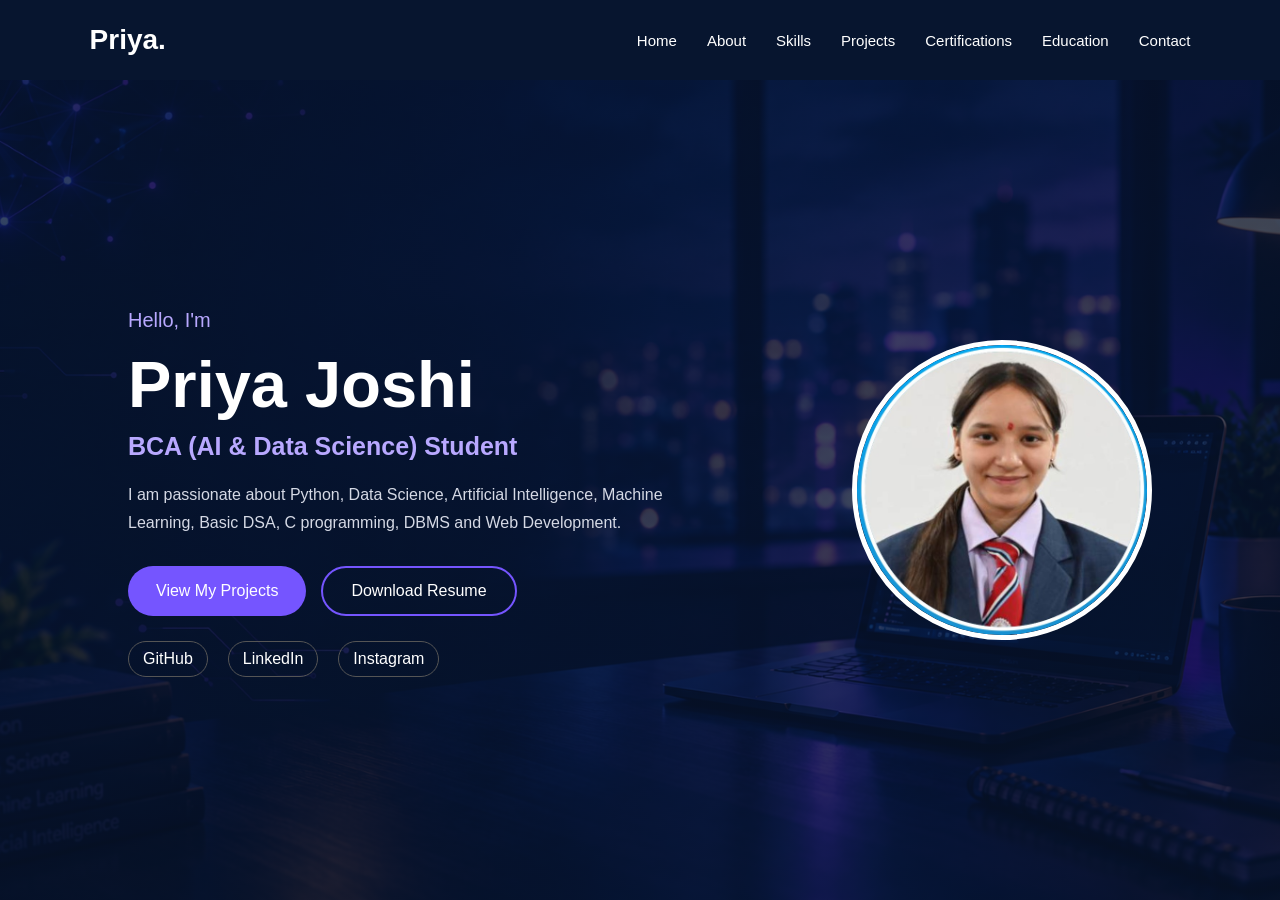
<file: index.html>
<!DOCTYPE html>
<html lang="en">

<head>
    <meta charset="UTF-8">
    <meta name="viewport" content="width=device-width, initial-scale=1.0">

    <title>Priya Joshi | Portfolio</title>

    <link rel="stylesheet" href="style.css">
</head>

<body>

    <!-- NAVBAR -->
    <nav>

        <h2>Priya.</h2>

        <div class="nav-links">
            <a href="index.html">Home</a>
            <a href="about.html">About</a>
            <a href="skills.html">Skills</a>
            <a href="projects.html">Projects</a>
            <a href="certifications.html">Certifications</a>
            <a href="education.html">Education</a>
            <a href="contact.html">Contact</a>
        </div>

    </nav>


    <!-- HOME SECTION -->
    <section class="hero">

        <!-- LEFT SIDE -->
        <div class="hero-text">

            <p class="hello">Hello, I'm</p>

            <h1>Priya Joshi</h1>

            <h2>BCA (AI & Data Science) Student</h2>

            <p class="description">
                I am passionate about Python, Data Science,
                Artificial Intelligence, Machine Learning,
                Basic DSA, C programming, DBMS and Web Development.
            </p>

           <div class="buttons">
    <button>View My Projects</button>
    <button class="resume-btn">Download Resume</button>
</div>

<div class="social-links">
    <a href="https://github.com/PRIYA19120" target="_blank">GitHub</a>

    <a href="https://www.linkedin.com/in/priya-joshi-7340643a2" target="_blank">
        LinkedIn
    </a>

    <a href="https://www.instagram.com/pvttttt_priyahh?stkn=ZzJvOWFjOHI2MTNt" target="_blank">Instagram</a>
</div>
        </div>


        <!-- RIGHT SIDE -->
        <div class="hero-image">

            <div class="profile-circle">

                <img src="certificate/phto/profile.png" alt="Priya Joshi">

            </div>

        </div>

    </section>

</body>

</html>
</file>
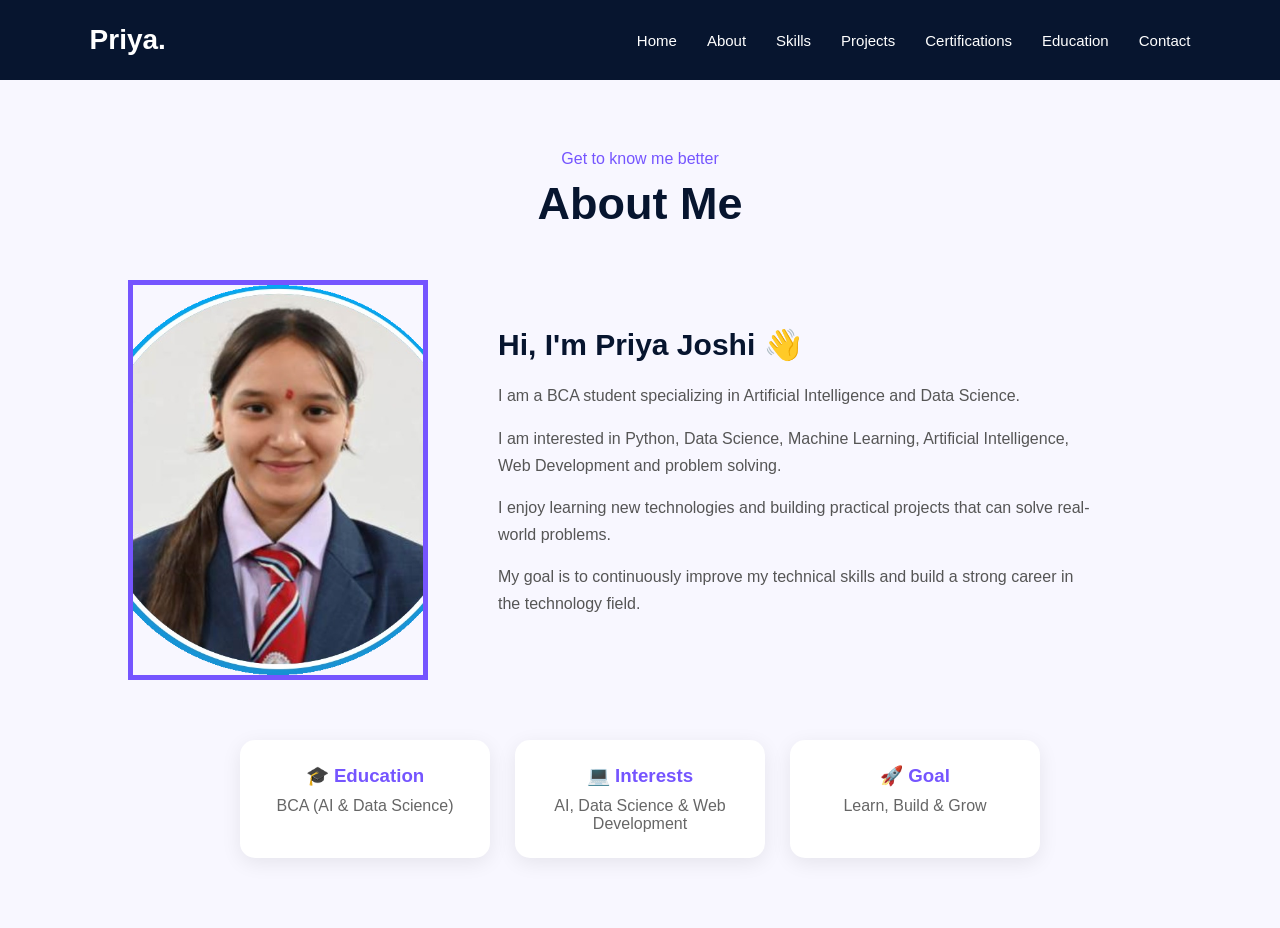
<file: about.html>
<!DOCTYPE html>
<html lang="en">
<head>
    <meta charset="UTF-8">
    <meta name="viewport" content="width=device-width, initial-scale=1.0">
    <title>About Me | Priya Joshi</title>
    <link rel="stylesheet" href="style.css">
</head>

<body>

<nav>
    <h2>Priya.</h2>

    <div class="nav-links">
        <a href="index.html">Home</a>
        <a href="about.html">About</a>
        <a href="skills.html">Skills</a>
        <a href="projects.html">Projects</a>
        <a href="certifications.html">Certifications</a>
        <a href="education.html">Education</a>
        <a href="contact.html">Contact</a>
    </div>
</nav>

<section class="about">

    <div class="about-heading">
        <p>Get to know me better</p>
        <h1>About Me</h1>
    </div>

    <div class="about-content">

        <div class="about-image">
            <img src="certificate/phto/profile.png" alt="Priya Joshi">
        </div>

        <div class="about-text">
            <h2>Hi, I'm Priya Joshi 👋</h2>

            <p>
                I am a BCA student specializing in
                Artificial Intelligence and Data Science.
            </p>

            <p>
                I am interested in Python, Data Science,
                Machine Learning, Artificial Intelligence,
                Web Development and problem solving.
            </p>

            <p>
                I enjoy learning new technologies and
                building practical projects that can solve
                real-world problems.
            </p>

            <p>
                My goal is to continuously improve my
                technical skills and build a strong career
                in the technology field.
            </p>
        </div>

    </div>

    <div class="about-cards">

        <div class="about-card">
            <h3>🎓 Education</h3>
            <p>BCA (AI & Data Science)</p>
        </div>

        <div class="about-card">
            <h3>💻 Interests</h3>
            <p>AI, Data Science & Web Development</p>
        </div>

        <div class="about-card">
            <h3>🚀 Goal</h3>
            <p>Learn, Build & Grow</p>
        </div>

    </div>

</section>

</body>
</html>
</file>
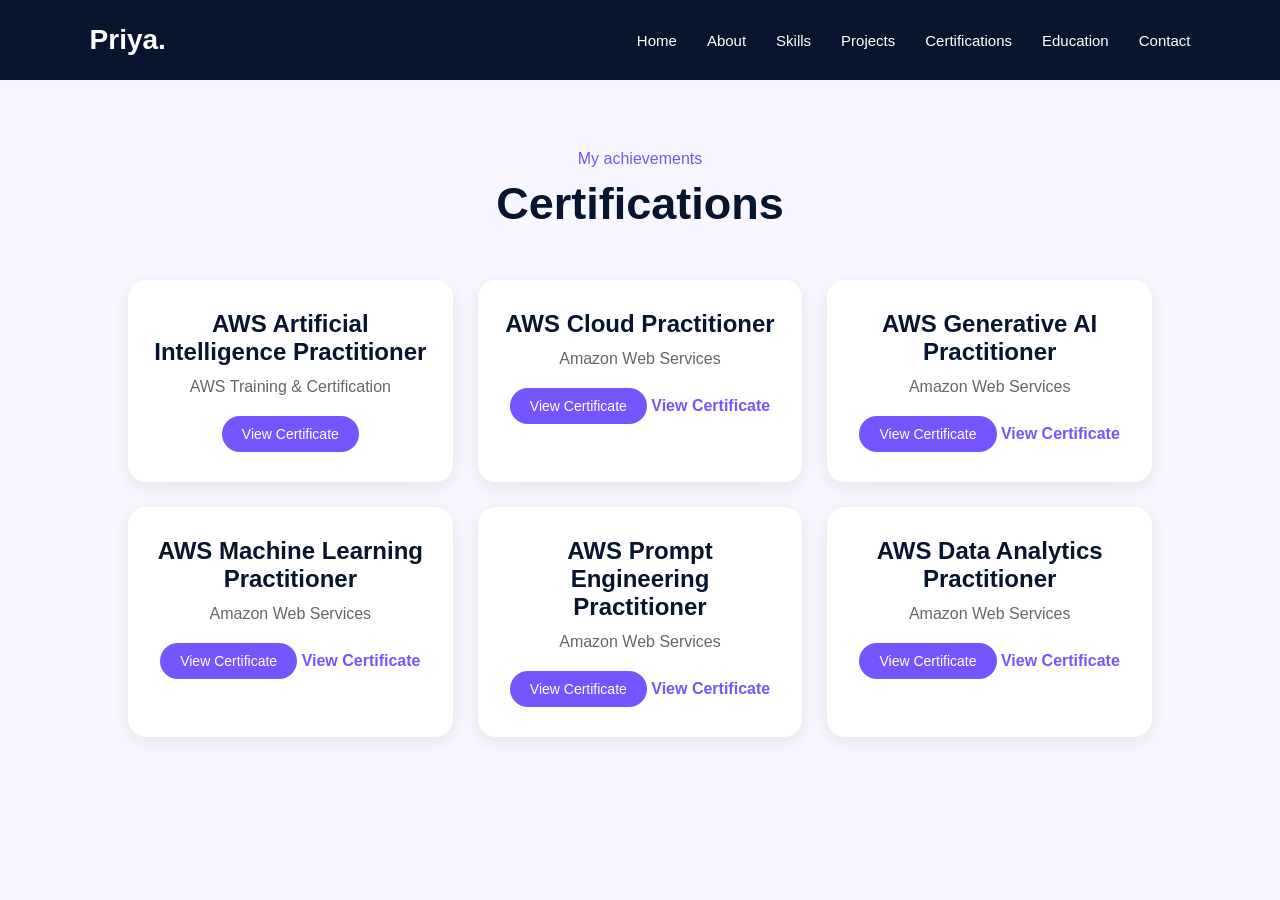
<file: certifications.html>
<!DOCTYPE html>
<html lang="en">
<head>
    <meta charset="UTF-8">
    <meta name="viewport" content="width=device-width, initial-scale=1.0">
    <title>Certifications | Priya Joshi</title>
    <link rel="stylesheet" href="style.css">
</head>
<body>

<nav>
    <h2>Priya.</h2>

    <div class="nav-links">
        <a href="index.html">Home</a>
        <a href="about.html">About</a>
        <a href="skills.html">Skills</a>
        <a href="projects.html">Projects</a>
        <a href="certifications.html">Certifications</a>
        <a href="education.html">Education</a>
        <a href="contact.html">Contact</a>
    </div>
</nav>

<section class="certifications">

    <div class="certifications-heading">
        <p>My achievements</p>
        <h1>Certifications</h1>
    </div>

    <div class="certifications-container">

       <div class="certificate-card">
    <h2>AWS Artificial Intelligence Practitioner</h2>
    <p>AWS Training & Certification</p>

    <a href="certificate/ai-pratitioner.png"
       target="_blank"
       class="certificate-btn">
        View Certificate
    </a>
</div>
        <div class="certificate-card">
            <h2>AWS Cloud Practitioner</h2>
            <p>Amazon Web Services</p>
            <a href="certificate/cloud-practitioner.png"
       target="_blank"
       class="certificate-btn">
        View Certificate
    </a>
            <span>View Certificate</span>
        </div>

        <div class="certificate-card">
            <h2>AWS Generative AI Practitioner</h2>
            <p>Amazon Web Services</p>
             <a href="certificate/genrative-ai.png"
       target="_blank"
       class="certificate-btn">
        View Certificate
    </a>
            <span>View Certificate</span>
        </div>

        <div class="certificate-card">
            <h2>AWS Machine Learning Practitioner</h2>
            <p>Amazon Web Services</p>
             <a href="certificate/machine-learning.png"
       target="_blank"
       class="certificate-btn">
        View Certificate
    </a>
            <span>View Certificate</span>
        </div>

        <div class="certificate-card">
            <h2>AWS Prompt Engineering Practitioner</h2>
            <p>Amazon Web Services</p>
             <a href="certificate/prompt-engineering.png"
       target="_blank"
       class="certificate-btn">
        View Certificate
    </a>
            <span>View Certificate</span>
        </div>

        <div class="certificate-card">
            <h2>AWS Data Analytics Practitioner</h2>
            <p>Amazon Web Services</p>
             <a href="certificate/data-analytics.png"
       target="_blank"
       class="certificate-btn">
        View Certificate
    </a>
            <span>View Certificate</span>
        </div>

    </div>

</section>

</body>
</html>
</file>
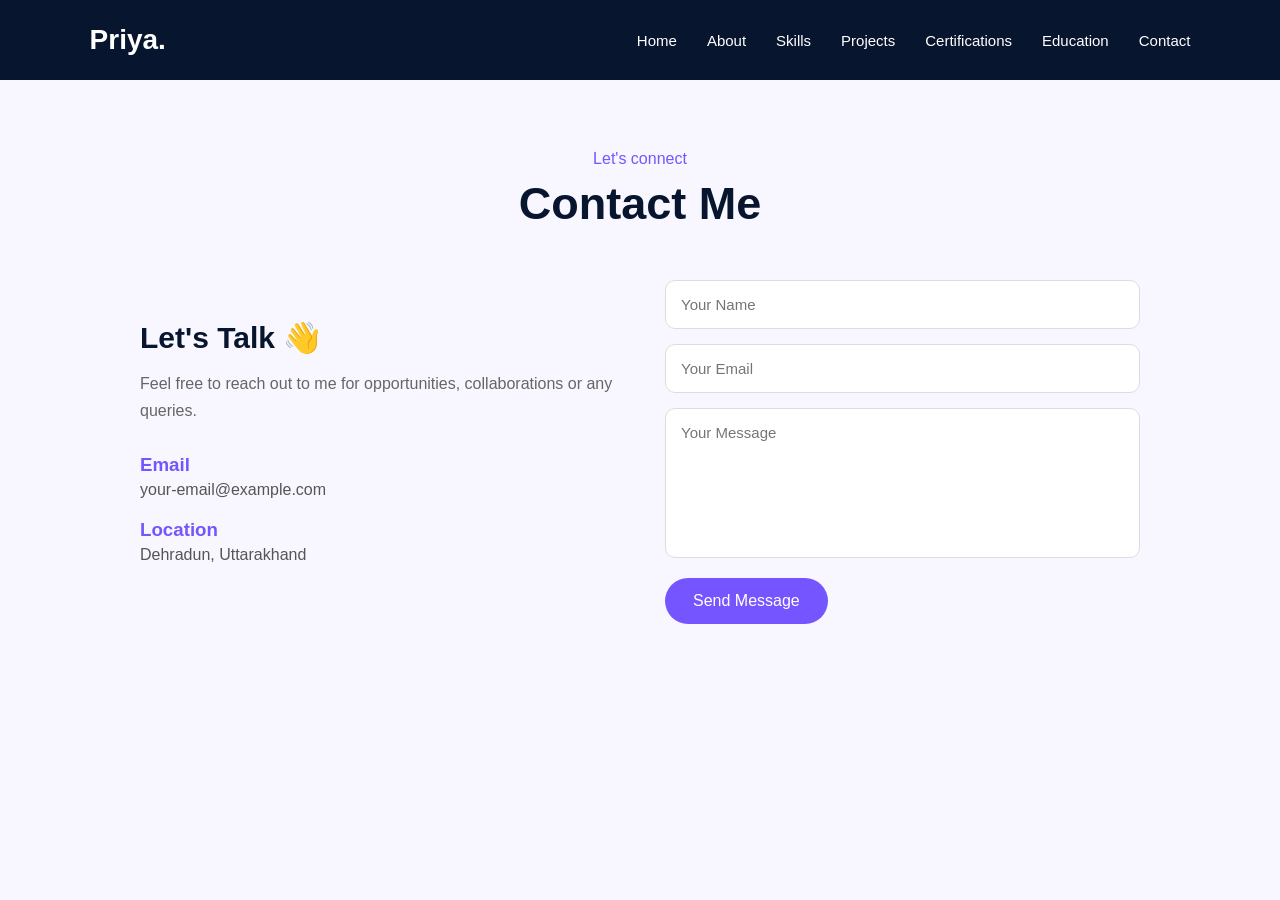
<file: contact.html>
<!DOCTYPE html>
<html lang="en">
<head>
    <meta charset="UTF-8">
    <meta name="viewport" content="width=device-width, initial-scale=1.0">
    <title>Contact | Priya Joshi</title>
    <link rel="stylesheet" href="style.css">
</head>
<body>

<nav>
    <h2>Priya.</h2>

    <div class="nav-links">
        <a href="index.html">Home</a>
        <a href="about.html">About</a>
        <a href="skills.html">Skills</a>
        <a href="projects.html">Projects</a>
        <a href="certifications.html">Certifications</a>
        <a href="education.html">Education</a>
        <a href="contact.html">Contact</a>
    </div>
</nav>

<section class="contact">

    <div class="contact-heading">
        <p>Let's connect</p>
        <h1>Contact Me</h1>
    </div>

    <div class="contact-container">

        <div class="contact-info">
            <h2>Let's Talk 👋</h2>
            <p>
                Feel free to reach out to me for opportunities,
                collaborations or any queries.
            </p>

            <div class="contact-item">
                <h3>Email</h3>
                <p>your-email@example.com</p>
            </div>

            <div class="contact-item">
                <h3>Location</h3>
                <p>Dehradun, Uttarakhand</p>
            </div>
        </div>

        <form class="contact-form">
            <input type="text" placeholder="Your Name">
            <input type="email" placeholder="Your Email">
            <textarea placeholder="Your Message"></textarea>
            <button type="submit">Send Message</button>
        </form>

    </div>

</section>

</body>
</html>
</file>
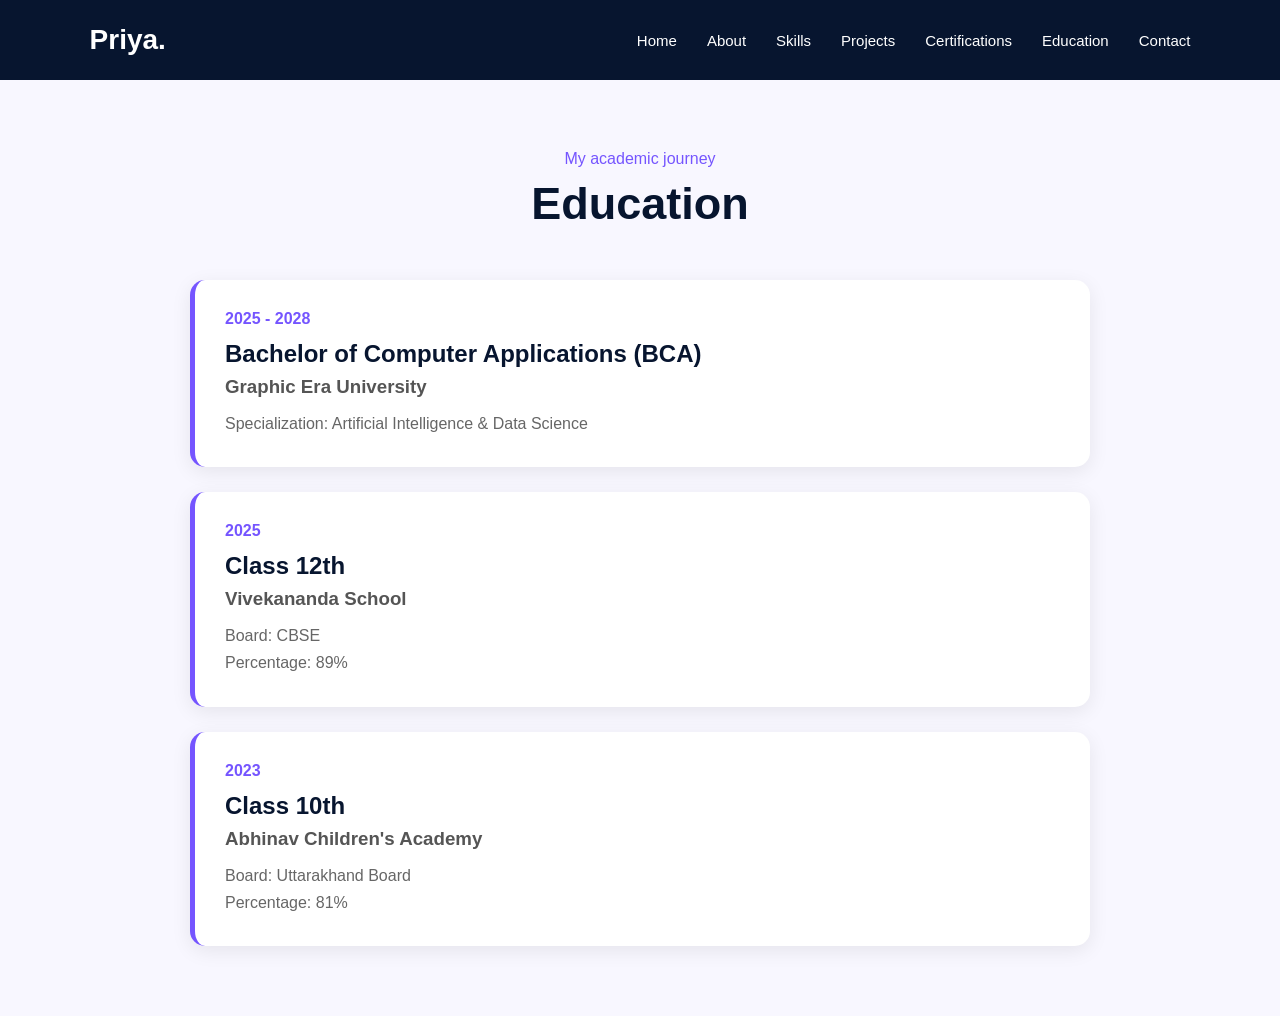
<file: education.html>
<!DOCTYPE html>
<html lang="en">
<head>
    <meta charset="UTF-8">
    <meta name="viewport" content="width=device-width, initial-scale=1.0">
    <title>Education | Priya Joshi</title>
    <link rel="stylesheet" href="style.css">
</head>
<body>

<nav>
    <h2>Priya.</h2>

    <div class="nav-links">
        <a href="index.html">Home</a>
        <a href="about.html">About</a>
        <a href="skills.html">Skills</a>
        <a href="projects.html">Projects</a>
        <a href="certifications.html">Certifications</a>
        <a href="education.html">Education</a>
        <a href="contact.html">Contact</a>
    </div>
</nav>

<section class="education">

    <div class="education-heading">
        <p>My academic journey</p>
        <h1>Education</h1>
    </div>

    <div class="education-container">

        <!-- College -->
        <div class="education-card">
            <span>2025 - 2028</span>
            <h2>Bachelor of Computer Applications (BCA)</h2>
            <h3>Graphic Era University</h3>
            <p>
                Specialization: Artificial Intelligence & Data Science
            </p>
        </div>

        <!-- Class 12 -->
        <div class="education-card">
            <span>2025</span>
            <h2>Class 12th</h2>
            <h3>Vivekananda School</h3>
            <p>
                Board: CBSE<br>
                Percentage: 89%
            </p>
        </div>

        <!-- Class 10 -->
        <div class="education-card">
            <span>2023</span>
            <h2>Class 10th</h2>
            <h3>Abhinav Children's Academy</h3>
            <p>
                Board: Uttarakhand Board<br>
                Percentage: 81%
            </p>
        </div>

    </div>

</section>

</body>
</html>
</file>
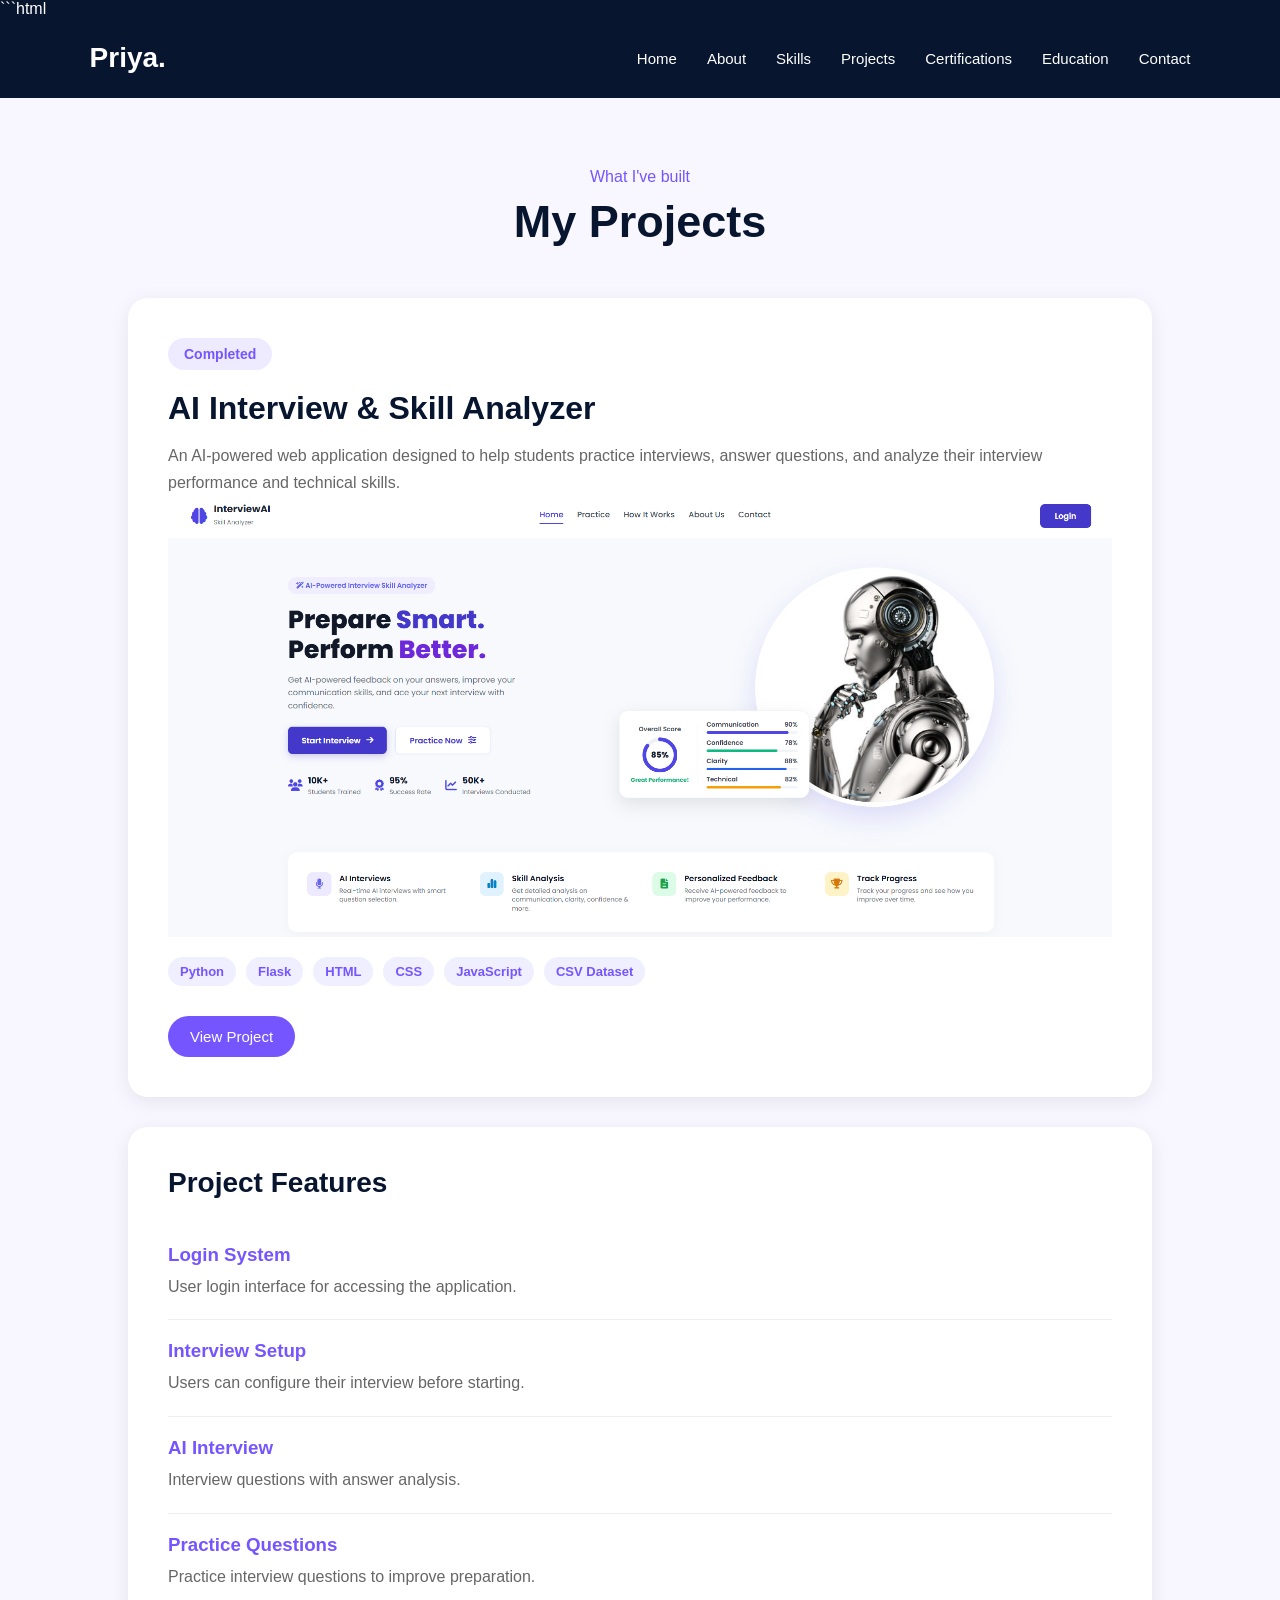
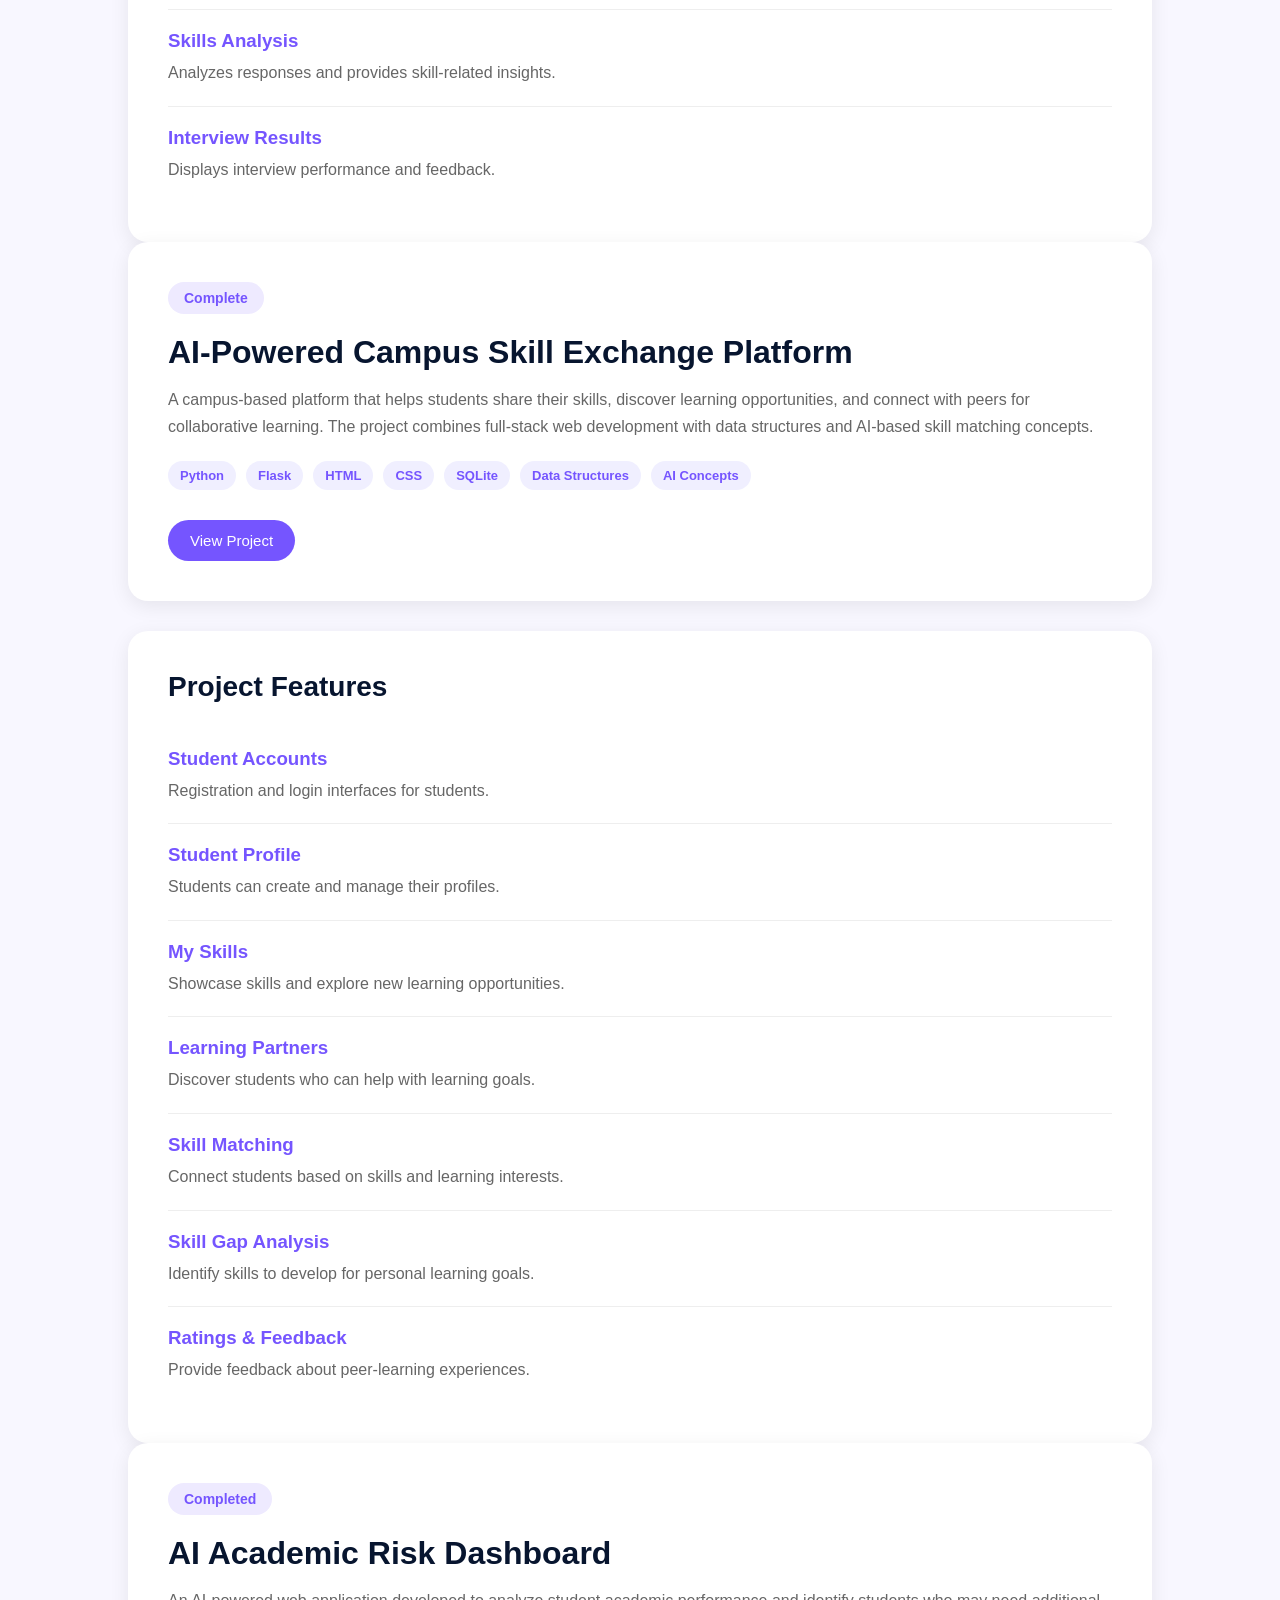
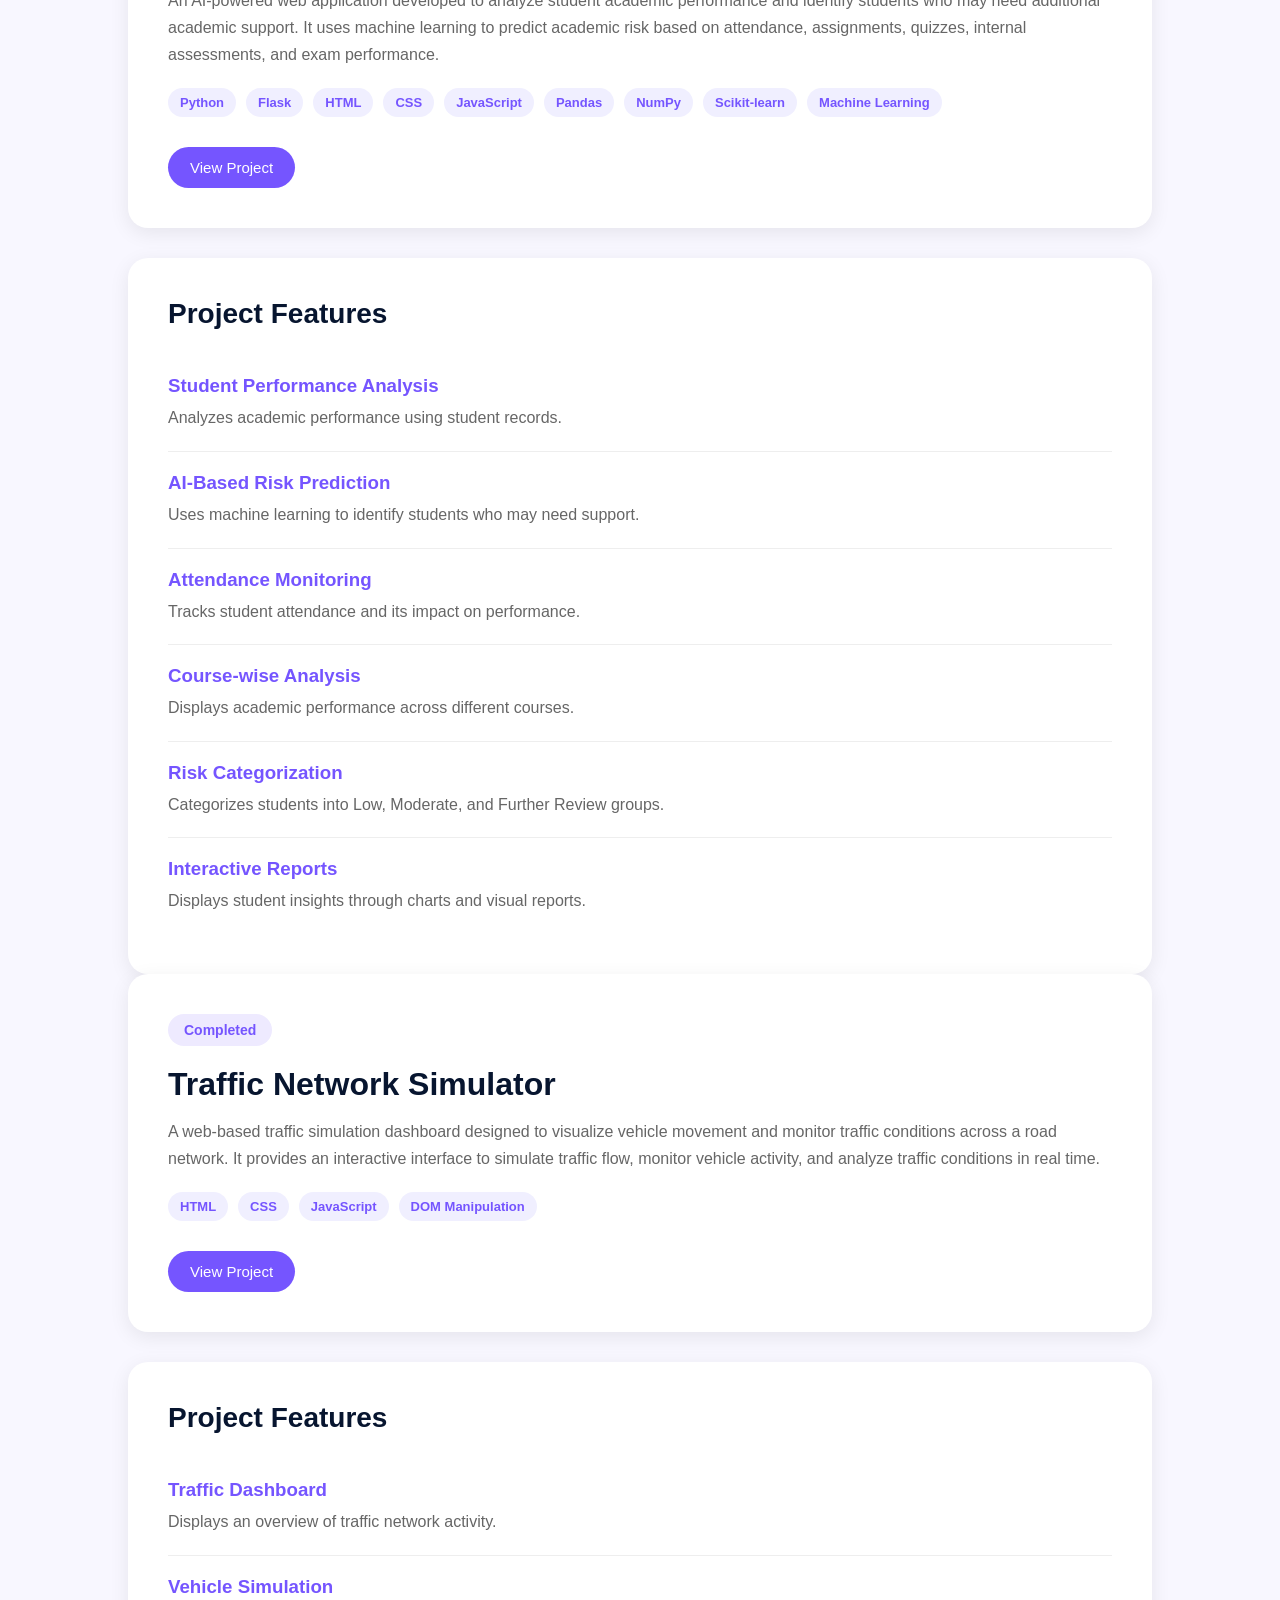
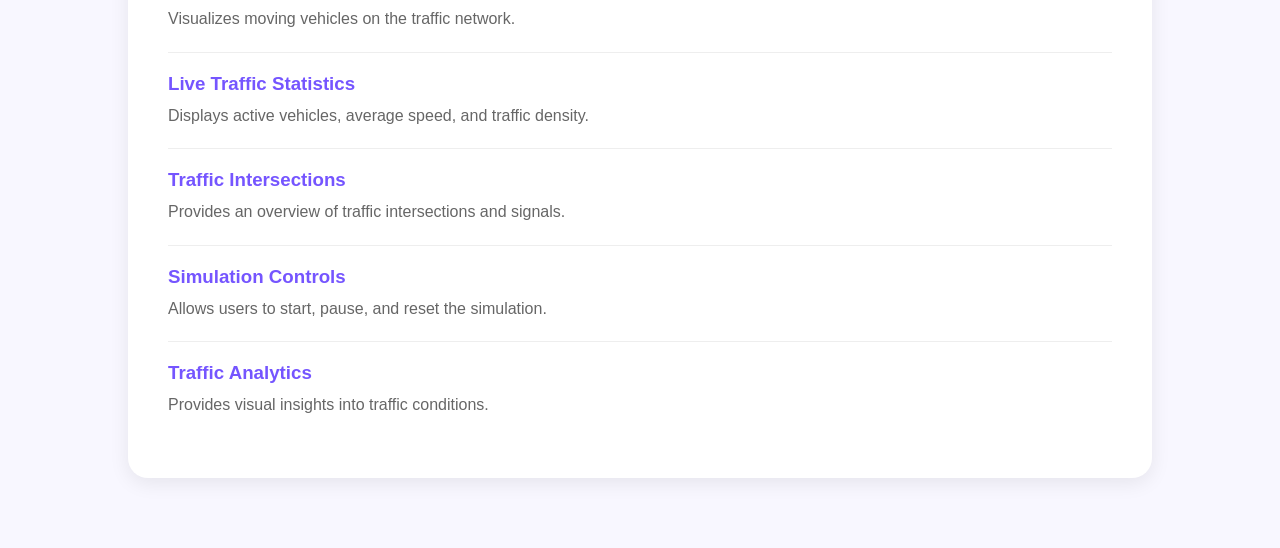
<file: projects.html>
```html
<!DOCTYPE html>
<html lang="en">
<head>
    <meta charset="UTF-8">
    <meta name="viewport" content="width=device-width, initial-scale=1.0">
    <title>Projects | Priya Joshi</title>
    <link rel="stylesheet" href="style.css">
</head>
<body>

<nav>
    <h2>Priya.</h2>

    <div class="nav-links">
        <a href="index.html">Home</a>
        <a href="about.html">About</a>
        <a href="skills.html">Skills</a>
        <a href="projects.html">Projects</a>
        <a href="certifications.html">Certifications</a>
        <a href="education.html">Education</a>
        <a href="contact.html">Contact</a>
    </div>
</nav>
<section class="projects">

    <div class="projects-heading">
        <p>What I've built</p>
        <h1>My Projects</h1>
    </div>

    <!-- Project 1: AI Interview & Skill Analyzer -->

    <div class="project-details">

        <div class="project-main">

            <span class="project-status">Completed</span>

            <h2>AI Interview & Skill Analyzer</h2>

            <p>
                An AI-powered web application designed to help students
                practice interviews, answer questions, and analyze their
                interview performance and technical skills.
            </p>

            <div class="project-image">
                <img src="certificate/phto/interview-dashboard.png"
                     alt="AI Interview and Skill Analyzer Dashboard">
            </div>

            <div class="project-tech">
                <b>Python</b>
                <b>Flask</b>
                <b>HTML</b>
                <b>CSS</b>
                <b>JavaScript</b>
                <b>CSV Dataset</b>
            </div>

            <div class="project-buttons">
                <a href="https://github.com/PRIYA19120"
                   class="project-btn"
                   target="_blank"
                   rel="noopener noreferrer">
                    View Project
                </a>
            </div>

        </div>

        <div class="project-features">

            <h2>Project Features</h2>

            <div class="feature">
                <h3>Login System</h3>
                <p>User login interface for accessing the application.</p>
            </div>

            <div class="feature">
                <h3>Interview Setup</h3>
                <p>Users can configure their interview before starting.</p>
            </div>

            <div class="feature">
                <h3>AI Interview</h3>
                <p>Interview questions with answer analysis.</p>
            </div>

            <div class="feature">
                <h3>Practice Questions</h3>
                <p>Practice interview questions to improve preparation.</p>
            </div>

            <div class="feature">
                <h3>Skills Analysis</h3>
                <p>Analyzes responses and provides skill-related insights.</p>
            </div>

            <div class="feature">
                <h3>Interview Results</h3>
                <p>Displays interview performance and feedback.</p>
            </div>

        </div>

    </div>

    <!-- Project 2: Campus Skill Exchange Platform -->

    <div class="project-details">

        <div class="project-main">

            <span class="project-status">Complete</span>

            <h2>AI-Powered Campus Skill Exchange Platform</h2>

            <p>
                A campus-based platform that helps students share their
                skills, discover learning opportunities, and connect with
                peers for collaborative learning. The project combines
                full-stack web development with data structures and
                AI-based skill matching concepts.
            </p>

            <div class="project-tech">
                <b>Python</b>
                <b>Flask</b>
                <b>HTML</b>
                <b>CSS</b>
                <b>SQLite</b>
                <b>Data Structures</b>
                <b>AI Concepts</b>
            </div>

            <div class="project-buttons">
                <a href="https://github.com/PRIYA19120/Campus-Skill-Exchange-Platform"
                   class="project-btn"
                   target="_blank"
                   rel="noopener noreferrer">
                    View Project
                </a>
            </div>

        </div>

        <div class="project-features">

            <h2>Project Features</h2>

            <div class="feature">
                <h3>Student Accounts</h3>
                <p>Registration and login interfaces for students.</p>
            </div>

            <div class="feature">
                <h3>Student Profile</h3>
                <p>Students can create and manage their profiles.</p>
            </div>

            <div class="feature">
                <h3>My Skills</h3>
                <p>Showcase skills and explore new learning opportunities.</p>
            </div>

            <div class="feature">
                <h3>Learning Partners</h3>
                <p>Discover students who can help with learning goals.</p>
            </div>

            <div class="feature">
                <h3>Skill Matching</h3>
                <p>Connect students based on skills and learning interests.</p>
            </div>

            <div class="feature">
                <h3>Skill Gap Analysis</h3>
                <p>Identify skills to develop for personal learning goals.</p>
            </div>

            <div class="feature">
                <h3>Ratings & Feedback</h3>
                <p>Provide feedback about peer-learning experiences.</p>
            </div>

        </div>

    </div>
        <!-- Project 3: AI Academic Risk Dashboard -->

    <div class="project-details">

        <div class="project-main">

            <span class="project-status">Completed</span>

            <h2>AI Academic Risk Dashboard</h2>

            <p>
                An AI-powered web application developed to analyze student
                academic performance and identify students who may need
                additional academic support. It uses machine learning to
                predict academic risk based on attendance, assignments,
                quizzes, internal assessments, and exam performance.
            </p>


            <div class="project-tech">
                <b>Python</b>
                <b>Flask</b>
                <b>HTML</b>
                <b>CSS</b>
                <b>JavaScript</b>
                <b>Pandas</b>
                <b>NumPy</b>
                <b>Scikit-learn</b>
                <b>Machine Learning</b>
            </div>

            <div class="project-buttons">
                <a href="https://github.com/PRIYA19120/AI-academic-risk-dashboard"
                   class="project-btn"
                   target="_blank"
                   rel="noopener noreferrer">
                    View Project
                </a>
            </div>

        </div>

        <div class="project-features">

            <h2>Project Features</h2>

            <div class="feature">
                <h3>Student Performance Analysis</h3>
                <p>Analyzes academic performance using student records.</p>
            </div>

            <div class="feature">
                <h3>AI-Based Risk Prediction</h3>
                <p>Uses machine learning to identify students who may need support.</p>
            </div>

            <div class="feature">
                <h3>Attendance Monitoring</h3>
                <p>Tracks student attendance and its impact on performance.</p>
            </div>

            <div class="feature">
                <h3>Course-wise Analysis</h3>
                <p>Displays academic performance across different courses.</p>
            </div>

            <div class="feature">
                <h3>Risk Categorization</h3>
                <p>Categorizes students into Low, Moderate, and Further Review groups.</p>
            </div>

            <div class="feature">
                <h3>Interactive Reports</h3>
                <p>Displays student insights through charts and visual reports.</p>
            </div>

        </div>

    </div>
        <!-- Project 4: Traffic Network Simulator -->

    <div class="project-details">

        <div class="project-main">

            <span class="project-status">Completed</span>

            <h2>Traffic Network Simulator</h2>

            <p>
                A web-based traffic simulation dashboard designed to
                visualize vehicle movement and monitor traffic conditions
                across a road network. It provides an interactive interface
                to simulate traffic flow, monitor vehicle activity, and
                analyze traffic conditions in real time.
            </p>

            <div class="project-tech">
                <b>HTML</b>
                <b>CSS</b>
                <b>JavaScript</b>
                <b>DOM Manipulation</b>
            </div>

            <div class="project-buttons">
                <a href="https://github.com/PRIYA19120/traffic-network-simulator"
                   class="project-btn"
                   target="_blank"
                   rel="noopener noreferrer">
                    View Project
                </a>
            </div>

        </div>

        <div class="project-features">

            <h2>Project Features</h2>

            <div class="feature">
                <h3>Traffic Dashboard</h3>
                <p>Displays an overview of traffic network activity.</p>
            </div>

            <div class="feature">
                <h3>Vehicle Simulation</h3>
                <p>Visualizes moving vehicles on the traffic network.</p>
            </div>

            <div class="feature">
                <h3>Live Traffic Statistics</h3>
                <p>Displays active vehicles, average speed, and traffic density.</p>
            </div>

            <div class="feature">
                <h3>Traffic Intersections</h3>
                <p>Provides an overview of traffic intersections and signals.</p>
            </div>

            <div class="feature">
                <h3>Simulation Controls</h3>
                <p>Allows users to start, pause, and reset the simulation.</p>
            </div>

            <div class="feature">
                <h3>Traffic Analytics</h3>
                <p>Provides visual insights into traffic conditions.</p>
            </div>

        </div>

    </div>

</section>

</body>
</html>
</file>
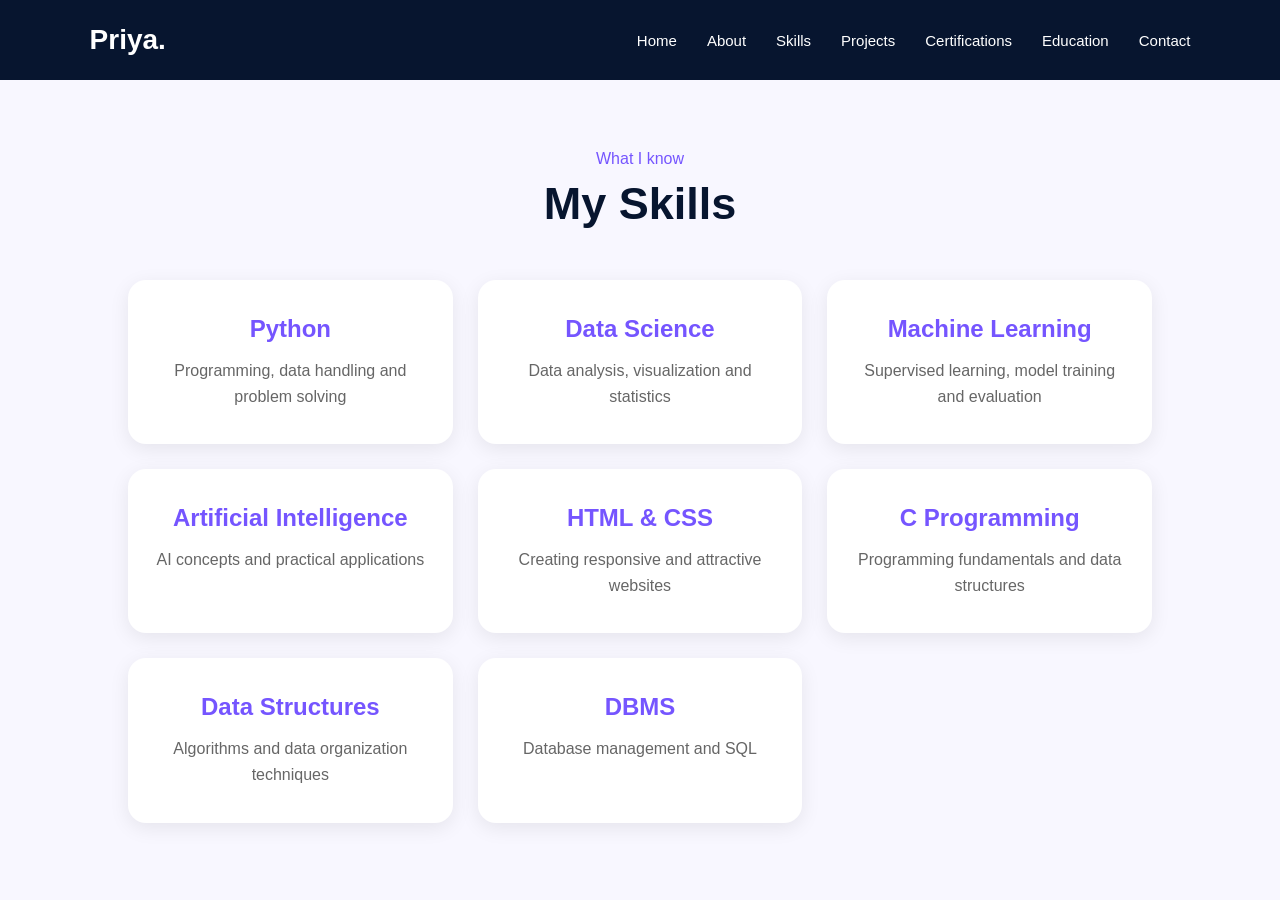
<file: skills.html>
<!DOCTYPE html>
<html lang="en">
<head>
    <meta charset="UTF-8">
    <meta name="viewport" content="width=device-width, initial-scale=1.0">
    <title>Skills | Priya Joshi</title>
    <link rel="stylesheet" href="style.css">
</head>
<body>

<nav>
    <h2>Priya.</h2>
    <div class="nav-links">
        <a href="index.html">Home</a>
        <a href="about.html">About</a>
        <a href="skills.html">Skills</a>
        <a href="projects.html">Projects</a>
        <a href="certifications.html">Certifications</a>
        <a href="education.html">Education</a>
        <a href="contact.html">Contact</a>
    </div>
</nav>

<section class="skills">
    <div class="skills-heading">
        <p>What I know</p>
        <h1>My Skills</h1>
    </div>

    <div class="skills-container">

        <div class="skill-card">
            <h2>Python</h2>
            <p>Programming, data handling and problem solving</p>
        </div>

        <div class="skill-card">
            <h2>Data Science</h2>
            <p>Data analysis, visualization and statistics</p>
        </div>

        <div class="skill-card">
            <h2>Machine Learning</h2>
            <p>Supervised learning, model training and evaluation</p>
        </div>

        <div class="skill-card">
            <h2>Artificial Intelligence</h2>
            <p>AI concepts and practical applications</p>
        </div>

        <div class="skill-card">
            <h2>HTML & CSS</h2>
            <p>Creating responsive and attractive websites</p>
        </div>

        <div class="skill-card">
            <h2>C Programming</h2>
            <p>Programming fundamentals and data structures</p>
        </div>
 <div class="skill-card">
            <h2>Data Structures</h2>
            <p>Algorithms and data organization techniques</p>
        </div>
         <div class="skill-card">
            <h2>DBMS</h2>
            <p>Database management and SQL</p>
        </div>


    </div>
</section>

</body>
</html>
</file>
<file: style.css>
* {
    margin: 0;
    padding: 0;
    box-sizing: border-box;
}

body {
    font-family: Arial, sans-serif;
    background: #07152f;
    color: white;
}


/* NAVBAR */

nav {
    height: 80px;
    display: flex;
    align-items: center;
    justify-content: space-between;
    padding: 0 7%;
    background: #07152f;
}

nav h2 {
    font-size: 28px;
}

.nav-links {
    display: flex;
    gap: 30px;
}

.nav-links a {
    color: white;
    text-decoration: none;
    font-size: 15px;
}

.nav-links a:hover {
    color: #9b7cff;
}


/* HOME */

.hero {
    min-height: calc(100vh - 80px);
    display: flex;
    align-items: center;
    justify-content: space-between;
    padding: 60px 10%;

    background-image: linear-gradient(rgba(7, 21, 47, 0.75), rgba(7, 21, 47, 0.75)),
                      url("certificate/background.png");
    background-size: cover;
    background-position: center;
    background-repeat: no-repeat;
}


.hero-text {
    max-width: 600px;
}

.hero-text p:first-child {
    font-size: 20px;
    color: #b8a8ff;
}

.hero-text h1 {
    font-size: 65px;
    margin: 10px 0;
}

.hero-text h2 {
    font-size: 25px;
    color: #b8a8ff;
    margin-bottom: 20px;
}

.hero-text p {
    line-height: 1.7;
    color: #d5d9e5;
}


button {
    margin-top: 30px;
    padding: 14px 28px;
    border: none;
    border-radius: 30px;
    background: #7555ff;
    color: white;
    font-size: 16px;
    cursor: pointer;
}

button:hover {
    background: #9279ff;
}


/* PROFILE */

.hero-image {
    display: flex;
    justify-content: center;
    align-items: center;
}

.profile-circle {
    width: 300px;
    height: 300px;
    border-radius: 50%;
    overflow: hidden;
    border: 5px solid white;
}

.profile-circle img {
    width: 100%;
    height: 100%;
    object-fit: cover;
}
.buttons {
    display: flex;
    gap: 15px;
}

.resume-btn {
    background: transparent;
    border: 2px solid #7555ff;
}

.social-links {
    display: flex;
    gap: 20px;
    margin-top: 25px;
}

.social-links a {
    color: white;
    text-decoration: none;
    border: 1px solid #555;
    padding: 8px 14px;
    border-radius: 20px;
}

.social-links a:hover {
    color: #b8a8ff;
    border-color: #7555ff;
}
.about {
    min-height: calc(100vh - 80px);
    padding: 70px 10%;
    background: #f8f7ff;
    color: #07152f;
}

.about-heading {
    text-align: center;
    margin-bottom: 50px;
}

.about-heading p {
    color: #7555ff;
    font-size: 16px;
}

.about-heading h1 {
    font-size: 45px;
    margin-top: 10px;
}

.about-content {
    display: flex;
    align-items: center;
    gap: 70px;
    max-width: 1100px;
    margin: auto;
}

.about-image {
    width: 300px;
    height: 400px;
    border-radius: 0;
    overflow: hidden;
    border: 5px solid #7555ff;
}


.about-image img {
    width: 100%;
    height: 100%;
    object-fit: cover;
    border: radius 0;
}

.about-text {
    max-width: 600px;
}

.about-text h2 {
    font-size: 30px;
    margin-bottom: 20px;
}

.about-text p {
    color: #555;
    line-height: 1.7;
    margin-bottom: 15px;
}

.about-cards {
    display: flex;
    justify-content: center;
    gap: 25px;
    margin-top: 60px;
}

.about-card {
    width: 250px;
    padding: 25px;
    background: white;
    border-radius: 15px;
    text-align: center;
    box-shadow: 0 5px 20px rgba(0, 0, 0, 0.08);
}

.about-card h3 {
    color: #7555ff;
    margin-bottom: 10px;
}

.about-card p {
    color: #666;
}
.skills {
    min-height: calc(100vh - 80px);
    padding: 70px 10%;
    background: #f8f7ff;
    color: #07152f;
}

.skills-heading {
    text-align: center;
    margin-bottom: 50px;
}

.skills-heading p {
    color: #7555ff;
    font-size: 16px;
}

.skills-heading h1 {
    font-size: 45px;
    margin-top: 10px;
}

.skills-container {
    max-width: 1100px;
    margin: auto;
    display: grid;
    grid-template-columns: repeat(3, 1fr);
    gap: 25px;
}

.skill-card {
    background: white;
    padding: 35px 25px;
    border-radius: 18px;
    text-align: center;
    box-shadow: 0 5px 20px rgba(0, 0, 0, 0.08);
    transition: 0.3s;
}

.skill-card:hover {
    transform: translateY(-8px);
}

.skill-card h2 {
    color: #7555ff;
    margin-bottom: 15px;
}

.skill-card p {
    color: #666;
    line-height: 1.6;
}
.projects {
    min-height: calc(100vh - 80px);
    padding: 70px 10%;
    background: #f8f7ff;
    color: #07152f;
}

.projects-heading {
    text-align: center;
    margin-bottom: 50px;
}

.projects-heading p {
    color: #7555ff;
}

.projects-heading h1 {
    font-size: 45px;
    margin-top: 10px;
}

.projects-container {
    max-width: 1100px;
    margin: auto;
    display: grid;
    grid-template-columns: repeat(2, 1fr);
    gap: 30px;
}

.project-card {
    background: white;
    border-radius: 20px;
    padding: 35px;
    box-shadow: 0 5px 20px rgba(0, 0, 0, 0.08);
    transition: 0.3s;
}

.project-card:hover {
    transform: translateY(-8px);
}

.project-content span {
    display: inline-block;
    background: #eeeaff;
    color: #7555ff;
    padding: 7px 14px;
    border-radius: 20px;
    font-size: 13px;
    margin-bottom: 18px;
}

.project-content h2 {
    font-size: 25px;
    margin-bottom: 15px;
}

.project-content p {
    color: #666;
    line-height: 1.7;
}

.project-tech {
    display: flex;
    gap: 10px;
    flex-wrap: wrap;
    margin-top: 20px;
}

.project-tech b {
    background: #f0efff;
    color: #7555ff;
    padding: 7px 12px;
    border-radius: 15px;
    font-size: 13px;
}

.certifications {
    min-height: calc(100vh - 80px);
    padding: 70px 10%;
    background: #f8f7ff;
    color: #07152f;
}

.certifications-heading {
    text-align: center;
    margin-bottom: 50px;
}

.certifications-heading p {
    color: #7555ff;
}

.certifications-heading h1 {
    font-size: 45px;
    margin-top: 10px;
}

.certifications-container {
    max-width: 1100px;
    margin: auto;
    display: grid;
    grid-template-columns: repeat(3, 1fr);
    gap: 25px;
}

.certificate-card {
    background: white;
    padding: 30px 25px;
    border-radius: 18px;
    text-align: center;
    box-shadow: 0 5px 20px rgba(0, 0, 0, 0.08);
    transition: 0.3s;
}

.certificate-card:hover {
    transform: translateY(-8px);
}

.certificate-card h2 {
    color: #07152f;
    margin-bottom: 12px;
}

.certificate-card p {
    color: #666;
    margin-bottom: 20px;
}

.certificate-card span {
    color: #7555ff;
    font-weight: bold;
}

.education {
    min-height: calc(100vh - 80px);
    padding: 70px 10%;
    background: #f8f7ff;
    color: #07152f;
}

.education-heading {
    text-align: center;
    margin-bottom: 50px;
}

.education-heading p {
    color: #7555ff;
}

.education-heading h1 {
    font-size: 45px;
    margin-top: 10px;
}

.education-container {
    max-width: 900px;
    margin: auto;
    display: flex;
    flex-direction: column;
    gap: 25px;
}

.education-card {
    background: white;
    padding: 30px;
    border-left: 5px solid #7555ff;
    border-radius: 15px;
    box-shadow: 0 5px 20px rgba(0, 0, 0, 0.08);
}

.education-card span {
    color: #7555ff;
    font-weight: bold;
}

.education-card h2 {
    margin: 12px 0 8px;
}

.education-card h3 {
    color: #555;
    margin-bottom: 12px;
}

.education-card p {
    color: #666;
    line-height: 1.7;
}

.contact {
    min-height: calc(100vh - 80px);
    padding: 70px 10%;
    background: #f8f7ff;
    color: #07152f;
}

.contact-heading {
    text-align: center;
    margin-bottom: 50px;
}

.contact-heading p {
    color: #7555ff;
}

.contact-heading h1 {
    font-size: 45px;
    margin-top: 10px;
}

.contact-container {
    max-width: 1000px;
    margin: auto;
    display: grid;
    grid-template-columns: 1fr 1fr;
    gap: 50px;
    align-items: center;
}

.contact-info h2 {
    font-size: 30px;
    margin-bottom: 15px;
}

.contact-info > p {
    color: #666;
    line-height: 1.7;
    margin-bottom: 30px;
}

.contact-item {
    margin-bottom: 20px;
}

.contact-item h3 {
    color: #7555ff;
    margin-bottom: 5px;
}

.contact-item p {
    color: #555;
}

.contact-form {
    display: flex;
    flex-direction: column;
    gap: 15px;
}

.contact-form input,
.contact-form textarea {
    width: 100%;
    padding: 15px;
    border: 1px solid #ddd;
    border-radius: 10px;
    font-size: 15px;
    font-family: Arial, sans-serif;
    outline: none;
}

.contact-form textarea {
    height: 150px;
    resize: none;
}

.contact-form input:focus,
.contact-form textarea:focus {
    border-color: #7555ff;
}

.contact-form button {
    width: fit-content;
    margin-top: 5px;
}
.project-details {
    max-width: 1100px;
    margin: auto;
}

.project-main {
    background: white;
    padding: 40px;
    border-radius: 20px;
    box-shadow: 0 5px 20px rgba(0, 0, 0, 0.08);
    margin-bottom: 30px;
}

.project-status {
    display: inline-block;
    background: #eeeaff;
    color: #7555ff;
    padding: 8px 16px;
    border-radius: 20px;
    font-size: 14px;
    font-weight: bold;
}

.project-main h2 {
    font-size: 32px;
    margin: 20px 0 15px;
}

.project-main p {
    color: #666;
    line-height: 1.7;
}

.project-features {
    background: white;
    padding: 40px;
    border-radius: 20px;
    box-shadow: 0 5px 20px rgba(0, 0, 0, 0.08);
}

.project-features > h2 {
    font-size: 28px;
    margin-bottom: 25px;
}

.feature {
    padding: 20px 0;
    border-bottom: 1px solid #eee;
}

.feature:last-child {
    border-bottom: none;
}

.feature h3 {
    color: #7555ff;
    margin-bottom: 8px;
}

.feature p {
    color: #666;
    line-height: 1.6;
}
.project-buttons {
    display: flex;
    gap: 15px;
    margin-top: 30px;
}

.project-btn {
    display: inline-block;
    padding: 12px 22px;
    background: #7555ff;
    color: white;
    text-decoration: none;
    border-radius: 25px;
    font-size: 15px;
}

.project-btn:hover {
    background: #9279ff;
}

.code-btn {
    background: transparent;
    color: #7555ff;
    border: 2px solid #7555ff;
}

.code-btn:hover {
    background: #7555ff;
    color: white;
}
.certificate-btn {
    display: inline-block;
    padding: 10px 20px;
    background: #7555ff;
    color: white;
    text-decoration: none;
    border-radius: 25px;
    font-size: 14px;
}

.certificate-btn:hover {
    background: #9279ff;
}
```css
.project-image {
    width: 100%;
    margin: 20px 0;
    overflow: hidden;
    border-radius: 12px;
    border: 1px solid rgba(255, 255, 255, 0.15);
}

.project-image img {
    width: 100%;
    height: auto;
    display: block;
    object-fit: cover;
    transition: transform 0.3s ease;
}

.project-image img:hover {
    transform: scale(1.02);
}
```
</file>
